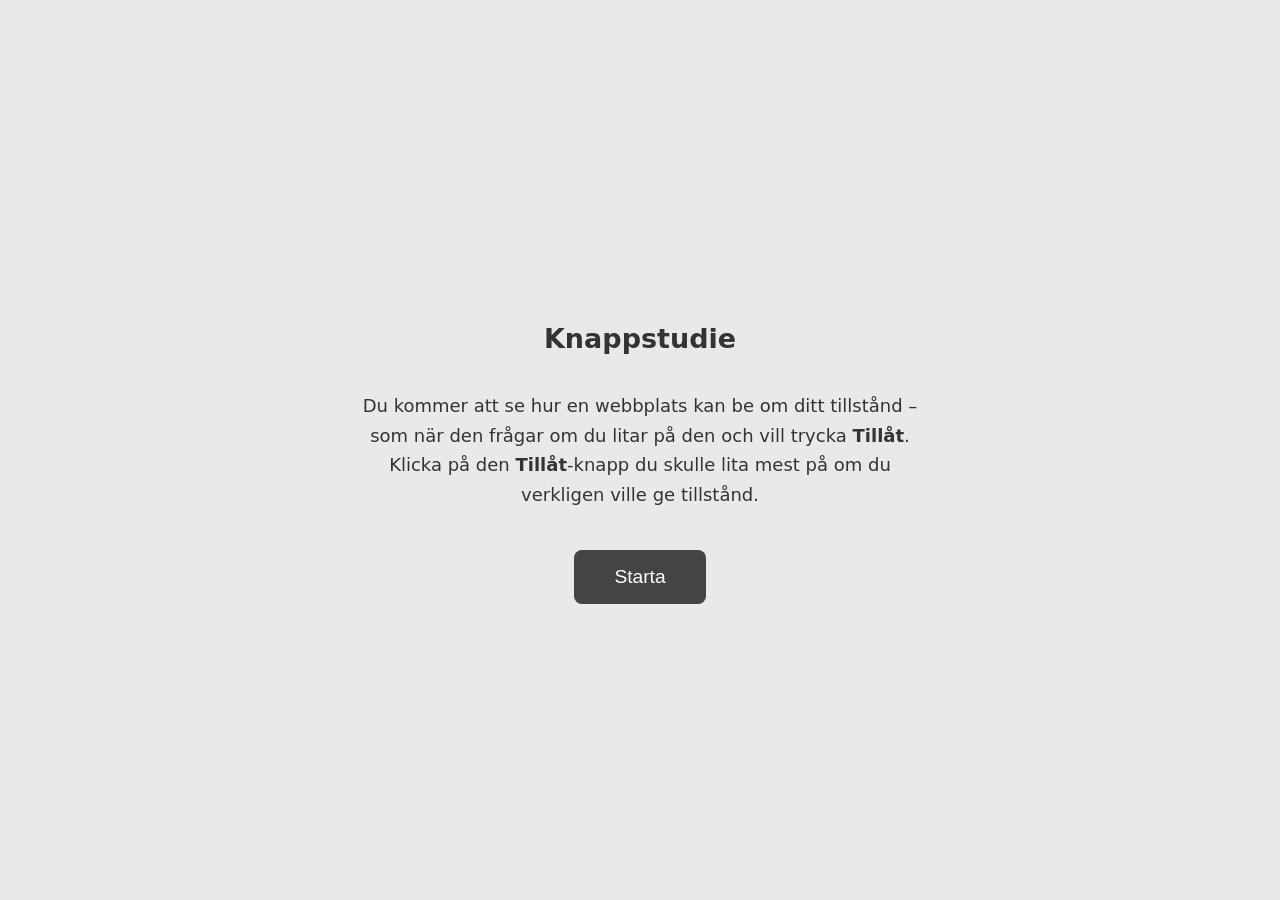
<file: index.html>
<!DOCTYPE html>
<html lang="sv">
<head>
  <meta charset="UTF-8">
  <meta name="viewport" content="width=device-width, initial-scale=1.0">
  <title>Knappstudie – tillförlitlighet</title>
  <link rel="stylesheet" href="style.css">
</head>
<body>
  <main id="app">
    <!-- Intro screen -->
    <section id="intro" class="screen">
      <h1>Knappstudie</h1>
      <p class="instruction">
        Du kommer att se hur en webbplats kan be om ditt tillstånd – som när den frågar om du litar på den och vill trycka <strong>Tillåt</strong>. 
        Klicka på den <strong>Tillåt</strong>-knapp du skulle lita mest på om du verkligen ville ge tillstånd.
      </p>
      <button type="button" id="btn-start" class="btn-start">Starta</button>
    </section>

    <!-- Trial screen: webpage + cookie popup -->
    <section id="trial" class="screen hidden" hidden>
      <div class="page-frame">
        <header class="page-header">
          <span class="page-logo">Sidan.se</span>
          <nav class="page-nav">
            <span>Start</span>
            <span>Tjänster</span>
            <span>Kontakt</span>
          </nav>
        </header>
        <main class="page-site">
          <h2 class="page-heading">Välkommen</h2>
          <p class="page-fake-text">Välkommen till vår webbplats. Här hittar du information om våra tjänster och hur du kan komma i kontakt med oss.</p>
          <p class="page-fake-text page-fake-text--muted">Vi arbetar för att ge dig en trygg och tydlig upplevelse när du besöker oss online.</p>
        </main>
      </div>
      <div class="cookie-backdrop" aria-hidden="true"></div>
      <div class="cookie-popup" role="dialog" aria-modal="true" aria-labelledby="cookie-popup-title">
        <div class="cookie-popup-inner">
          <div class="cookie-popup-header">
            <h2 id="cookie-popup-title" class="cookie-popup-title">Cookie-inställningar</h2>
            <span class="cookie-popup-close" aria-hidden="true">×</span>
          </div>
          <p class="cookie-popup-text">
            Vi använder cookies och liknande tekniker för att anpassa innehåll, skräddarsy annonser och ge dig en bättre upplevelse. 
            Genom att klicka Tillåt godkänner du detta, enligt vår cookiepolicy. 
            <strong>Vill du lita på webbplatsen och tillåta detta?</strong>
          </p>
          <div id="buttons-container" class="buttons-container cookie-buttons">
            <button type="button" id="btn-left" class="stimulus-btn"></button>
            <button type="button" id="btn-right" class="stimulus-btn"></button>
          </div>
        </div>
      </div>
    </section>

    <!-- Thank-you screen -->
    <section id="thankyou" class="screen hidden" hidden>
      <h1>Tack!</h1>
      <p>Tack för att du deltog i studien.</p>
      <button type="button" id="btn-show-results" class="btn-secondary">Visa mina resultat</button>
      <div id="result-summary" class="result-summary hidden" aria-live="polite"></div>
      <button type="button" id="btn-download" class="btn-download">Ladda ner resultat som CSV</button>
      <div class="thankyou-storage">
        <p class="storage-info">Resultat från detta test sparas inte automatiskt – ladda ner CSV om du vill spara dem. På sidan <a href="resultat.html">Samla alla resultat</a> sparas inlästa CSV-filer i webbläsaren (localStorage) på den dator du använder.</p>
      </div>
      <button type="button" id="btn-new-test" class="btn-new-test">Starta nytt test</button>
      <p class="researcher-link"><a href="resultat.html">För forskare: Samla alla resultat</a></p>
    </section>
  </main>
  <script src="script.js"></script>
</body>
</html>
</file>
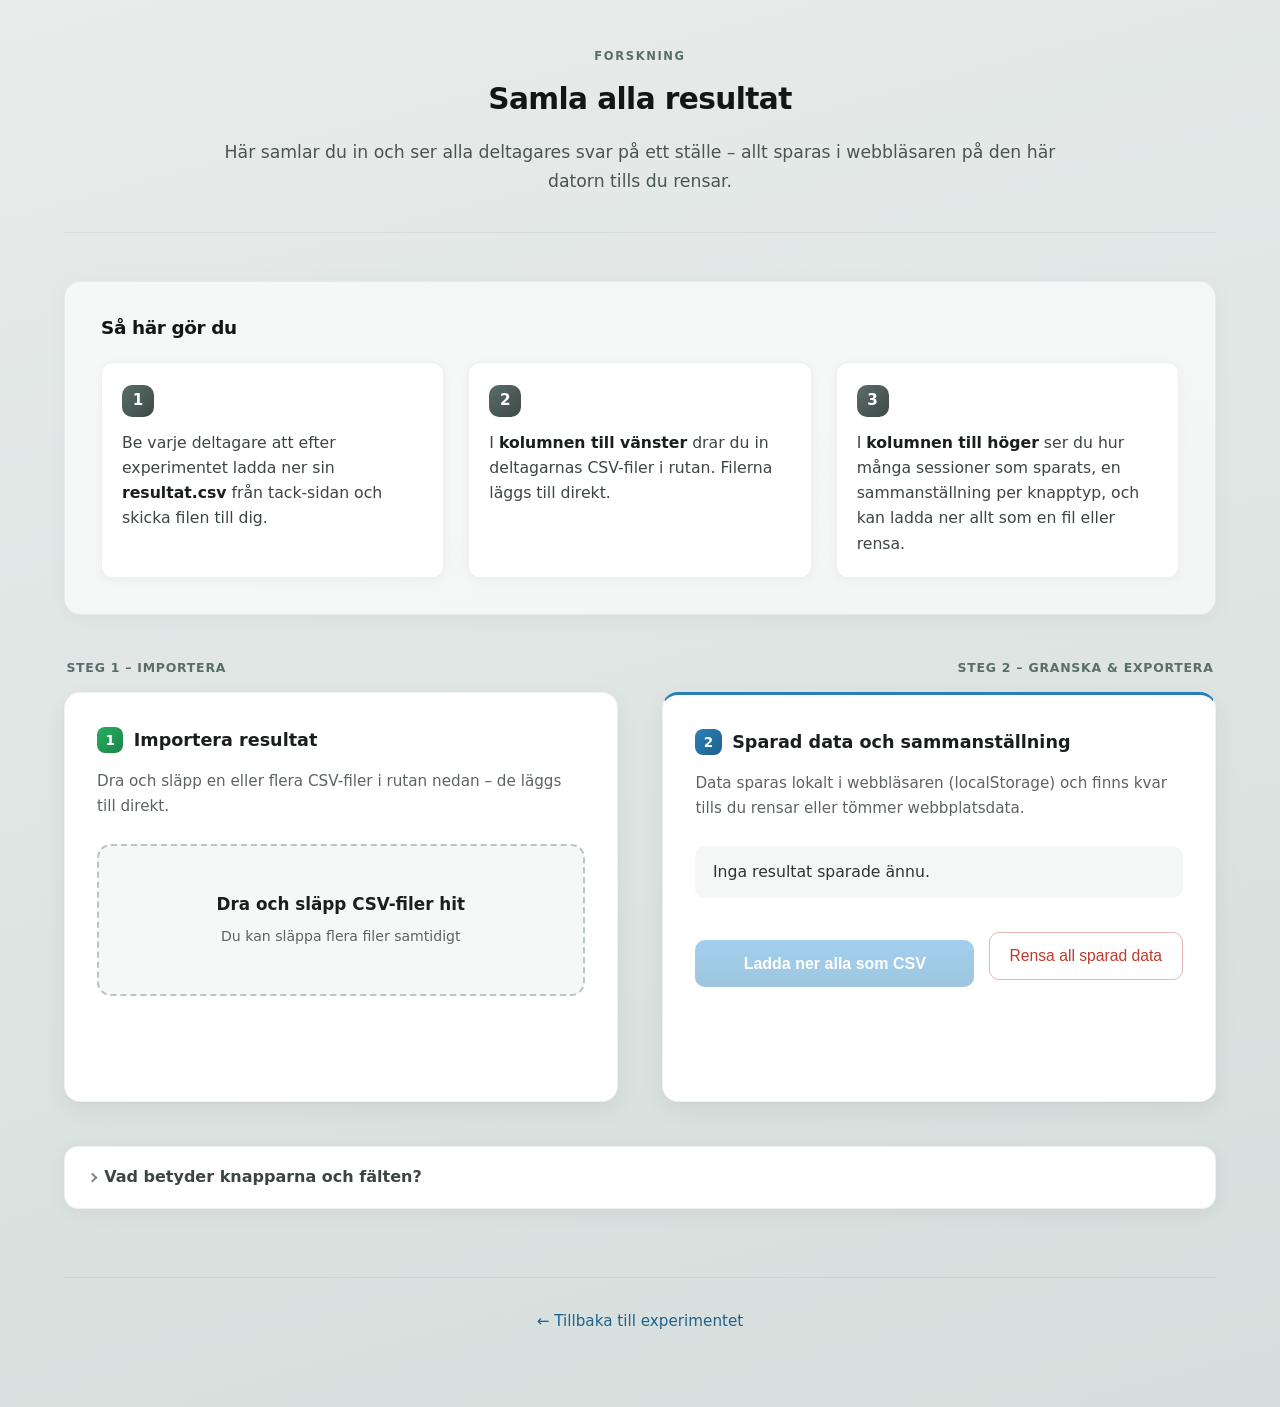
<file: resultat.html>
<!DOCTYPE html>
<html lang="sv">
<head>
  <meta charset="UTF-8">
  <meta name="viewport" content="width=device-width, initial-scale=1.0">
  <title>Samla alla resultat – Knappstudie</title>
  <link rel="stylesheet" href="style.css">
  <link rel="stylesheet" href="resultat.css">
</head>
<body class="body-resultat">
  <main id="app" class="resultat-page">
    <header class="resultat-header">
      <p class="resultat-kicker">Forskning</p>
      <h1>Samla alla resultat</h1>
      <p class="tagline">Här samlar du in och ser alla deltagares svar på ett ställe – allt sparas i webbläsaren på den här datorn tills du rensar.</p>
    </header>

    <section class="instructions-panel" aria-labelledby="instr-title">
      <h2 id="instr-title" class="instructions-title">Så här gör du</h2>
      <ol class="instructions-steps">
        <li>
          <span class="step-num">1</span>
          <span class="step-text">Be varje deltagare att efter experimentet ladda ner sin <strong class="nowrap">resultat.csv</strong> från tack-sidan och skicka filen till dig.</span>
        </li>
        <li>
          <span class="step-num">2</span>
          <span class="step-text">I <strong>kolumnen till vänster</strong> drar du in deltagarnas CSV-filer i rutan. Filerna läggs till direkt.</span>
        </li>
        <li>
          <span class="step-num">3</span>
          <span class="step-text">I <strong>kolumnen till höger</strong> ser du hur många sessioner som sparats, en sammanställning per knapptyp, och kan ladda ner allt som en fil eller rensa.</span>
        </li>
      </ol>
    </section>

    <div class="cards-grid-wrapper">
      <div class="columns-labels" aria-hidden="true">
        <span class="column-label column-label--left">Steg 1 – Importera</span>
        <span class="column-label column-label--right">Steg 2 – Granska &amp; exportera</span>
      </div>
      <div class="cards-grid">
        <section class="card import-section">
          <h2>Importera resultat</h2>
          <p class="card-desc">Dra och släpp en eller flera CSV-filer i rutan nedan – de läggs till direkt.</p>
          <div class="import-options">
            <div id="drop-zone" class="drop-zone" role="region" aria-label="Släpp CSV-filer här" aria-describedby="import-message">
              <span class="drop-zone__title">Dra och släpp CSV-filer hit</span>
              <span class="drop-zone__sub">Du kan släppa flera filer samtidigt</span>
            </div>
            <p id="import-message" class="message" aria-live="polite"></p>
          </div>
        </section>

        <section class="card stored-section card--accent">
          <h2>Sparad data och sammanställning</h2>
          <p class="card-desc">Data sparas lokalt i webbläsaren (localStorage) och finns kvar tills du rensar eller tömmer webbplatsdata.</p>
          <div id="stored-stats" class="stored-stats">Inga resultat sparade ännu.</div>
          <div id="aggregate-summary" class="aggregate-summary hidden"></div>
          <div class="stored-actions">
            <button type="button" id="btn-download-all" class="btn-download" disabled>Ladda ner alla som CSV</button>
            <button type="button" id="btn-clear" class="btn-clear">Rensa all sparad data</button>
          </div>
        </section>
      </div>
    </div>

    <details class="help-box">
      <summary>Vad betyder knapparna och fälten?</summary>
      <ul>
        <li><strong>Importera:</strong> Dra in CSV-filer i rutan. Data läggs till direkt.</li>
        <li><strong>Sparad data:</strong> Visar antal sessioner (deltagare). Tabellen visar hur många gånger varje knapptyp valts totalt.</li>
        <li><strong>Ladda ner alla som CSV:</strong> Exporterar all samlad data till en fil (t.ex. för Excel eller R).</li>
        <li><strong>Rensa:</strong> Tar bort all sparad data i den här webbläsaren.</li>
        <li><strong>Analys (CSV):</strong> Varje rad är ett beslut mellan två knappar. <code>pair_sv</code> = båda alternativen. <code>chosen_sv</code> = den du klickade på, <code>against_sv</code> = den andra i paret. <code>rt_s</code> = tid för själva valet mellan de två (sekunder med två decimaler, punkt som decimaltecken).</li>
      </ul>
    </details>

    <p class="back-link"><a href="index.html">← Tillbaka till experimentet</a></p>
  </main>
  <script src="resultat.js"></script>
</body>
</html>
</file>
<file: style.css>
/* Neutral, simple layout */
*,
*::before,
*::after {
  box-sizing: border-box;
}

body {
  margin: 0;
  min-height: 100vh;
  font-family: system-ui, -apple-system, Segoe UI, sans-serif;
  font-size: 18px;
  line-height: 1.5;
  color: #333;
  background: #e8eae9;
}

#app {
  min-height: 100vh;
  display: flex;
  flex-direction: column;
  align-items: center;
  justify-content: center;
  padding: clamp(1.25rem, 4vw, 2.5rem);
}

.screen {
  width: 100%;
  max-width: 640px;
  text-align: center;
}

/* Dölj skärmar – !important så inget #id { display:flex } kan ta över */
.screen.hidden,
.screen[hidden] {
  display: none !important;
}

/* Intro */
#intro .instruction {
  margin: 2rem 0 2.5rem;
  max-width: 32em;
  margin-left: auto;
  margin-right: auto;
  line-height: 1.65;
}

#intro h1 {
  margin-bottom: 0.5rem;
}

.btn-start {
  padding: 1rem 2.5rem;
  font-size: 1.2rem;
  background: #444;
  color: #fff;
  border: none;
  border-radius: 8px;
  cursor: pointer;
}

.btn-start:hover {
  background: #333;
}

/* När försöket körs: hela viewporten = fejkad webbplats i bakgrunden */
#app:has(#trial:not(.hidden)) {
  padding: 0;
  display: block;
  min-height: 100vh;
  min-height: 100dvh;
}

/* Trial: helskärms "sida" under overlay */
#trial {
  position: relative;
  width: 100%;
  max-width: none;
  min-height: 100vh;
  min-height: 100dvh;
  text-align: left;
}

.page-frame {
  position: relative;
  z-index: 1;
  width: 100%;
  min-height: 100vh;
  min-height: 100dvh;
  margin: 0;
  background: #fff;
  border-radius: 0;
  box-shadow: none;
  overflow: hidden;
  display: flex;
  flex-direction: column;
}

.page-header {
  display: flex;
  align-items: center;
  justify-content: space-between;
  padding: 1rem clamp(1rem, 4vw, 2.5rem);
  background: #fafafa;
  border-bottom: 1px solid #eee;
  flex-shrink: 0;
}

.page-logo {
  font-size: 1.25rem;
  font-weight: 600;
  color: #333;
}

.page-nav {
  display: flex;
  gap: 1.5rem;
  font-size: 0.9rem;
  color: #555;
}

.page-nav span {
  cursor: default;
}

.page-site {
  flex: 1;
  padding: 2.5rem clamp(1rem, 4vw, 2.5rem) 4rem;
  width: 100%;
  max-width: 52rem;
  margin: 0 auto;
}

.page-heading {
  margin: 0 0 1rem;
  font-size: 1.75rem;
  font-weight: 600;
  color: #222;
}

.page-fake-text {
  margin: 0 0 1rem;
  font-size: 1.05rem;
  color: #444;
  line-height: 1.6;
  max-width: 40em;
}

.page-fake-text--muted {
  font-size: 0.98rem;
  color: #666;
}

/* Mörk overlay över hela webbläsarfönstret */
.cookie-backdrop {
  position: fixed;
  inset: 0;
  width: 100vw;
  min-height: 100vh;
  min-height: 100dvh;
  z-index: 1000;
  background: rgba(0, 0, 0, 0.5);
  backdrop-filter: blur(2px);
}

/* Cookie-popup centrerad över hela skärmen */
.cookie-popup {
  position: fixed;
  inset: 0;
  z-index: 1001;
  display: flex;
  align-items: center;
  justify-content: center;
  padding: 1.25rem;
  pointer-events: none;
}

.cookie-popup-inner {
  pointer-events: auto;
  width: 100%;
  max-width: 520px;
  background: #ffffff;
  border-radius: 24px;
  box-shadow: 0 24px 64px rgba(0, 0, 0, 0.28), 0 0 0 1px rgba(0, 0, 0, 0.04);
  padding: 1.75rem 1.75rem 1.65rem;
  text-align: left;
}

.cookie-popup-header {
  display: flex;
  justify-content: space-between;
  align-items: flex-start;
  gap: 1rem;
  margin-bottom: 1rem;
}

.cookie-popup-title {
  margin: 0;
  font-size: 1.25rem;
  font-weight: 700;
  color: #1a1a2e;
  letter-spacing: -0.02em;
  line-height: 1.2;
}

.cookie-popup-close {
  flex-shrink: 0;
  font-size: 1.5rem;
  line-height: 1;
  color: #1a1a2e;
  font-weight: 300;
  user-select: none;
  margin-top: -0.15rem;
}

.cookie-popup-text {
  margin: 0 0 1.75rem;
  font-size: 0.9375rem;
  color: #3a3a45;
  line-height: 1.6;
}

.buttons-container {
  display: flex;
  gap: 2.5rem;
  justify-content: center;
  align-items: center;
  flex-wrap: wrap;
}

/*
 * Cookie-popup: måste alltid vara CSS Grid med två kolumner.
 * Annars kan .buttons-container (flex) vinna i vissa lägen → bara en knapp syns eller fel layout.
 */
#buttons-container.cookie-buttons {
  display: grid !important;
  grid-template-columns: minmax(0, 1fr) minmax(0, 1fr);
  gap: 0.75rem;
  width: 100%;
  flex-wrap: nowrap;
  align-items: stretch;
  justify-content: stretch;
  min-width: 0;
  overflow: visible;
}

/* Två knappar i smal popup: global .stimulus-btn har min-width 280px → båda får inte plats → bara en syns */
#buttons-container.cookie-buttons .stimulus-btn {
  min-width: 0 !important;
  max-width: 100%;
  box-sizing: border-box;
}

.cookie-buttons {
  display: grid;
  grid-template-columns: 1fr 1fr;
  gap: 0.75rem;
  width: 100%;
}

.cookie-buttons .stimulus-btn {
  min-width: 0;
  width: 100%;
  padding: 0.95rem 1rem;
  font-size: 1rem;
  font-weight: 700;
  border-radius: 12px;
}

.cookie-buttons .stimulus-btn.btn-rounded {
  border-radius: 22px;
}

.cookie-buttons .stimulus-btn.btn-sharp {
  border-radius: 0;
}

.stimulus-btn {
  min-width: 280px;
  padding: 1.75rem 2.5rem;
  font-size: 1.5rem;
  font-family: inherit;
  color: #fff;
  border: none;
  cursor: pointer;
  transition: opacity 0.15s;
}

.stimulus-btn:hover {
  opacity: 0.9;
}

.stimulus-btn:active {
  opacity: 0.85;
}

/* Colors */
.stimulus-btn.btn-red {
  background: #c0392b;
}

.stimulus-btn.btn-green {
  background: #27ae60;
}

.stimulus-btn.btn-blue {
  background: #2980b9;
}

/* Shapes */
.stimulus-btn.btn-rounded {
  border-radius: 24px;
}

.stimulus-btn.btn-sharp {
  border-radius: 0;
}

/* Thank-you – flex bara när synlig, annars vinner .screen.hidden */
#thankyou:not(.hidden) {
  display: flex;
  flex-direction: column;
  align-items: center;
  width: 100%;
  text-align: center;
}

#thankyou > p {
  margin: 1rem 0;
  line-height: 1.6;
  text-align: center;
  max-width: 34em;
  margin-left: auto;
  margin-right: auto;
  padding: 0 1rem;
  box-sizing: border-box;
}

#thankyou h1 {
  margin-bottom: 0.75rem;
}

/* Centrerad textblock (undviker att flex-barn ser vänsterjusterade ut) */
#thankyou .thankyou-storage {
  width: 100%;
  max-width: 34em;
  margin: 0 auto;
  padding: 0 1rem;
  box-sizing: border-box;
  text-align: center;
}

#thankyou .thankyou-storage .storage-info {
  margin: 1.5rem 0 0;
  font-size: 0.85rem;
  color: #555;
  line-height: 1.65;
  text-align: center;
}

.result-summary {
  margin: 1.5rem auto;
  text-align: center;
  max-width: min(100%, 36rem);
  width: 100%;
  padding: 0 0.5rem;
  box-sizing: border-box;
}

.result-summary .summary-heading {
  text-align: center;
}

.result-summary .summary-table {
  margin-left: auto;
  margin-right: auto;
  text-align: left;
}

.summary-heading {
  margin: 1.25rem 0 0.65rem;
  font-size: 1rem;
  font-weight: 600;
  color: #333;
}

.summary-heading:first-of-type {
  margin-top: 0;
}

.summary-table--trials {
  font-size: 0.95rem;
}

.summary-table--trials td:last-child {
  font-variant-numeric: tabular-nums;
}

.summary-table {
  width: 100%;
  border-collapse: collapse;
  font-size: 1rem;
}

.summary-table th,
.summary-table td {
  padding: 0.5rem 0.75rem;
  border-bottom: 1px solid #ddd;
}

.summary-table th {
  font-weight: 600;
  color: #444;
}

.summary-table td:last-child {
  text-align: right;
}

.btn-secondary {
  margin: 0 0.5rem 0.5rem 0;
  padding: 0.8rem 1.5rem;
  font-size: 1.1rem;
  background: #666;
  color: #fff;
  border: none;
  border-radius: 8px;
  cursor: pointer;
}

.btn-secondary:hover {
  background: #555;
}

.result-summary.hidden {
  display: none;
}

/* .storage-info utanför .thankyou-storage (t.ex. om klass återanvänds) */
.storage-info {
  text-align: center;
}

.storage-info a {
  color: #2980b9;
}

.btn-new-test {
  margin-top: 1rem;
  padding: 0.85rem 1.6rem;
  font-size: 1.1rem;
  background: #444;
  color: #fff;
  border: none;
  border-radius: 8px;
  cursor: pointer;
}

.btn-new-test:hover {
  background: #333;
}

.researcher-link {
  margin-top: 1.5rem;
  font-size: 0.9rem;
  text-align: center;
  width: 100%;
  max-width: 36em;
  padding: 0 1rem;
  box-sizing: border-box;
}

.researcher-link a {
  color: #2980b9;
}

.btn-download {
  margin-top: 1rem;
  padding: 0.9rem 1.75rem;
  font-size: 1.1rem;
  background: #2980b9;
  color: #fff;
  border: none;
  border-radius: 8px;
  cursor: pointer;
}

.btn-download:hover {
  background: #2471a3;
}

/* Responsive: stack buttons on narrow screens */
@media (max-width: 640px) {
  .page-header {
    padding: 0.75rem 1rem;
  }

  .page-nav {
    gap: 1rem;
    font-size: 0.85rem;
  }

  .page-site {
    padding: 1.25rem 1rem 2.5rem;
  }

  .cookie-popup-inner {
    padding: 1.25rem 1.35rem 1.5rem;
  }

  .cookie-popup-title {
    font-size: 1.05rem;
  }

  .cookie-popup-text {
    font-size: 0.9rem;
    margin-bottom: 1.25rem;
  }

  #buttons-container.cookie-buttons {
    display: grid !important;
    grid-template-columns: minmax(0, 1fr) minmax(0, 1fr);
    gap: 0.5rem;
  }

  #buttons-container.cookie-buttons .stimulus-btn {
    min-width: 0 !important;
    padding: 0.85rem 0.4rem;
    font-size: 0.85rem;
  }
}

/* resultat.html – global #app (flex-rad) får inte gälla här */
body.body-resultat {
  width: 100%;
  overflow-x: hidden;
}

body.body-resultat #app.resultat-page {
  display: flex;
  flex-direction: column;
  align-items: stretch;
  justify-content: flex-start;
  width: 100%;
  max-width: min(1560px, 100%);
  margin-left: auto;
  margin-right: auto;
  min-height: 100vh;
  min-height: 100dvh;
  box-sizing: border-box;
  padding: clamp(1.75rem, 4vw, 3rem) clamp(1.5rem, 5vw, 4.5rem);
}
</file>
<file: resultat.css>
/* Samla resultat – ren, modern sida */
/*
 * VIKTIGT: style.css sätter #app till display:flex (rad) vilket lägger alla barn
 * sida-vid-sida och gör sidan ihoptryckt. Här tvingar vi kolumnlayout för resultat.
 */
.body-resultat {
  margin: 0;
  min-height: 100vh;
  min-height: 100dvh;
  font-family: system-ui, -apple-system, "Segoe UI", Roboto, sans-serif;
  background: linear-gradient(165deg, #e8eceb 0%, #dfe6e4 45%, #d5dedc 100%);
  color: #1a1d1c;
}

/* Layout/bredd styrs i style.css (body.body-resultat #app) */

/* Rubrik */
.resultat-header {
  text-align: center;
  margin-bottom: 3rem;
  padding-bottom: 2.25rem;
  border-bottom: 1px solid rgba(0, 0, 0, 0.06);
}

.resultat-kicker {
  margin: 0 0 0.75rem;
  font-size: 0.72rem;
  font-weight: 600;
  letter-spacing: 0.14em;
  text-transform: uppercase;
  color: #5a6d68;
}

.resultat-header h1 {
  font-size: clamp(1.5rem, 3vw, 1.85rem);
  font-weight: 700;
  margin: 0 0 1rem;
  color: #121615;
  letter-spacing: -0.02em;
}

.tagline {
  margin: 0 auto;
  max-width: 52rem;
  font-size: 1.08rem;
  line-height: 1.7;
  color: #4a5552;
}

/* Tydliga instruktioner överst */
.instructions-panel {
  margin-bottom: 2.75rem;
  padding: 2rem 2.25rem 2.25rem;
  background: rgba(255, 255, 255, 0.65);
  border-radius: 16px;
  border: 1px solid rgba(0, 0, 0, 0.06);
  box-shadow: 0 4px 24px rgba(0, 0, 0, 0.04);
}

.instructions-title {
  margin: 0 0 1.25rem;
  font-size: 1.15rem;
  font-weight: 700;
  color: #121615;
  letter-spacing: -0.02em;
}

.instructions-steps {
  margin: 0;
  padding: 0;
  list-style: none;
  display: flex;
  flex-direction: column;
  gap: 1.25rem;
}

.instructions-steps li {
  display: flex;
  gap: 1rem;
  align-items: flex-start;
  line-height: 1.6;
  font-size: 0.98rem;
  color: #3d4542;
}

.step-num {
  flex-shrink: 0;
  display: inline-flex;
  align-items: center;
  justify-content: center;
  width: 2rem;
  height: 2rem;
  font-size: 0.95rem;
  font-weight: 700;
  color: #fff;
  background: linear-gradient(135deg, #5a6d68, #3d4a47);
  border-radius: 10px;
  margin-top: 0.1rem;
}

.step-text strong {
  color: #1a1f1d;
}

.nowrap {
  white-space: nowrap;
}

@media (min-width: 960px) {
  .instructions-steps {
    flex-direction: row;
    align-items: stretch;
    gap: 1.5rem;
  }

  .instructions-steps li {
    flex: 1;
    flex-direction: column;
    gap: 0.85rem;
    padding: 1.35rem 1.25rem;
    background: #fff;
    border-radius: 12px;
    border: 1px solid rgba(0, 0, 0, 0.06);
    box-shadow: 0 2px 12px rgba(0, 0, 0, 0.04);
  }

  .instructions-steps .step-num {
    margin-top: 0;
  }
}

/* Etiketter ovanför de två kolumnerna */
.cards-grid-wrapper .columns-labels {
  display: grid;
  grid-template-columns: 1fr 1fr;
  gap: clamp(1.25rem, 3vw, 2.5rem);
  margin-bottom: 0.85rem;
  padding: 0 0.15rem;
  width: 100%;
}

.column-label {
  font-size: 0.78rem;
  font-weight: 700;
  letter-spacing: 0.06em;
  text-transform: uppercase;
  color: #5a6d68;
}

.column-label--left {
  text-align: left;
}

.column-label--right {
  text-align: right;
}

/* Två kolumner – full bredd av innehållsytan */
.cards-grid-wrapper {
  width: 100%;
  margin-bottom: 2.75rem;
}

.cards-grid {
  display: grid;
  grid-template-columns: repeat(2, minmax(0, 1fr));
  gap: clamp(1.5rem, 3.5vw, 3rem);
  align-items: stretch;
  width: 100%;
}


/* Kort */
.card {
  min-width: 0;
  background: #fff;
  border-radius: 16px;
  padding: 2.15rem 2rem 2.35rem;
  box-shadow:
    0 1px 2px rgba(0, 0, 0, 0.04),
    0 8px 24px rgba(0, 0, 0, 0.06);
  border: 1px solid rgba(0, 0, 0, 0.05);
  transition: box-shadow 0.2s ease;
}

.card:hover {
  box-shadow:
    0 1px 2px rgba(0, 0, 0, 0.04),
    0 12px 32px rgba(0, 0, 0, 0.08);
}

.card--accent {
  border-top: 3px solid #2980b9;
}

.card h2 {
  display: flex;
  align-items: center;
  gap: 0.65rem;
  font-size: 1.1rem;
  font-weight: 700;
  margin: 0 0 1rem;
  color: #1a1f1d;
}

.import-section h2::before {
  content: "1";
  display: inline-flex;
  align-items: center;
  justify-content: center;
  width: 1.65rem;
  height: 1.65rem;
  font-size: 0.85rem;
  font-weight: 700;
  color: #fff;
  background: linear-gradient(135deg, #27ae60, #1e8449);
  border-radius: 8px;
  flex-shrink: 0;
}

.stored-section h2::before {
  content: "2";
  display: inline-flex;
  align-items: center;
  justify-content: center;
  width: 1.65rem;
  height: 1.65rem;
  font-size: 0.85rem;
  font-weight: 700;
  color: #fff;
  background: linear-gradient(135deg, #2980b9, #1f618d);
  border-radius: 8px;
  flex-shrink: 0;
}

.card-desc {
  margin: 0 0 1.5rem;
  font-size: 0.95rem;
  color: #5c6360;
  line-height: 1.65;
}

.import-section .import-options {
  display: flex;
  flex-direction: column;
  gap: 1rem;
}

.drop-zone {
  position: relative;
  display: flex;
  flex-direction: column;
  align-items: center;
  justify-content: center;
  gap: 0.5rem;
  min-height: 9.5rem;
  padding: 1.75rem 1.5rem;
  text-align: center;
  background: #f6f8f7;
  border-radius: 14px;
  border: 2px dashed #b8c5c0;
  transition: border-color 0.2s, background 0.2s, box-shadow 0.2s;
}

.drop-zone:hover {
  border-color: #7a9e94;
  background: #f0f5f3;
}

.drop-zone--dragover {
  border-color: #27ae60;
  background: #e8f8ef;
  box-shadow: 0 0 0 3px rgba(39, 174, 96, 0.25);
}

.drop-zone__title {
  display: block;
  margin: 0;
  font-size: 1.05rem;
  font-weight: 700;
  color: #1a1f1d;
}

.drop-zone__sub {
  display: block;
  margin: 0;
  font-size: 0.88rem;
  line-height: 1.5;
  color: #5c6360;
  max-width: 22rem;
}

.message {
  margin-top: 1rem;
  font-size: 0.9rem;
  line-height: 1.5;
  min-height: 1.5em;
}

.message.success {
  color: #1e8449;
  font-weight: 500;
}

.message.error {
  color: #c0392b;
  font-weight: 500;
}

/* Sparad data */
.stored-stats {
  font-size: 0.98rem;
  padding: 0.9rem 1.1rem;
  background: #f4f7f6;
  border-radius: 10px;
  color: #2c3330;
  font-weight: 500;
  line-height: 1.5;
}

.aggregate-summary {
  margin: 1.35rem 0 0;
}

.aggregate-summary.hidden {
  display: none;
}

.aggregate-summary .summary-title {
  font-weight: 600;
  font-size: 0.95rem;
  margin-bottom: 0.85rem;
  color: #1a1f1d;
}

.aggregate-summary .summary-hint {
  margin: -0.25rem 0 0.85rem;
  font-size: 0.8rem;
  line-height: 1.5;
  color: #5c6360;
}

.aggregate-summary .summary-hint code {
  font-size: 0.85em;
  background: #eef2f0;
  padding: 0.1rem 0.35rem;
  border-radius: 4px;
}

.aggregate-summary .summary-table td:last-child {
  text-align: right;
  font-variant-numeric: tabular-nums;
}

.aggregate-summary .summary-table {
  margin: 0;
  width: 100%;
  border-collapse: collapse;
  font-size: 0.9rem;
  border-radius: 8px;
  overflow: hidden;
  border: 1px solid #e5ebe8;
}

.aggregate-summary .summary-table th,
.aggregate-summary .summary-table td {
  padding: 0.7rem 0.95rem;
  border-bottom: 1px solid #eef2f0;
}

.aggregate-summary .summary-table {
  background: #fff;
}

.aggregate-summary .summary-table th {
  background: #f6f8f7;
  font-weight: 600;
  color: #3d4542;
}

.stored-actions {
  display: flex;
  flex-direction: column;
  gap: 0.9rem;
  margin-top: 1.65rem;
}

@media (min-width: 480px) {
  .stored-actions {
    flex-direction: row;
    flex-wrap: wrap;
    align-items: center;
  }
}

.btn-download {
  flex: 1;
  min-width: 140px;
  padding: 0.9rem 1.25rem;
  font-size: 1rem;
  font-weight: 600;
  background: linear-gradient(180deg, #3498db 0%, #2980b9 100%);
  color: #fff;
  border: none;
  border-radius: 10px;
  cursor: pointer;
  box-shadow: 0 2px 8px rgba(41, 128, 185, 0.3);
  transition: box-shadow 0.15s;
}

.btn-download:hover:not(:disabled) {
  background: linear-gradient(180deg, #2980b9 0%, #2471a3 100%);
  box-shadow: 0 4px 14px rgba(41, 128, 185, 0.35);
}

.btn-download:disabled {
  opacity: 0.45;
  cursor: not-allowed;
  box-shadow: none;
}

.btn-clear {
  padding: 0.88rem 1.25rem;
  font-size: 0.98rem;
  font-weight: 500;
  background: #fff;
  color: #c0392b;
  border: 1px solid #e8b4b4;
  border-radius: 10px;
  cursor: pointer;
  transition: background 0.15s;
}

.btn-clear:hover {
  background: #fdeaea;
}

/* Hjälp */
.help-box {
  margin: 0 0 2.75rem;
  padding: 0;
  background: #fff;
  border-radius: 14px;
  border: 1px solid rgba(0, 0, 0, 0.06);
  box-shadow: 0 4px 20px rgba(0, 0, 0, 0.05);
  overflow: hidden;
}

.help-box summary {
  padding: 1.15rem 1.5rem;
  font-size: 1rem;
  font-weight: 600;
  color: #3d4542;
  cursor: pointer;
  list-style: none;
  display: flex;
  align-items: center;
  gap: 0.5rem;
  transition: background 0.15s;
}

.help-box summary:hover {
  background: #f8faf9;
}

.help-box summary::-webkit-details-marker {
  display: none;
}

.help-box summary::before {
  content: "";
  width: 0.45rem;
  height: 0.45rem;
  border-right: 2px solid #7a8580;
  border-bottom: 2px solid #7a8580;
  transform: rotate(-45deg);
  transition: transform 0.2s;
  flex-shrink: 0;
}

.help-box[open] summary::before {
  transform: rotate(45deg);
  margin-top: 0.15rem;
}

.help-box ul {
  margin: 0;
  padding: 0 1.5rem 1.5rem 2.75rem;
  font-size: 0.92rem;
  color: #4a5552;
  line-height: 1.7;
}

.help-box li {
  margin-bottom: 0.85rem;
}

.help-box li:last-child {
  margin-bottom: 0;
}

/* Tillbaka */
.back-link {
  text-align: center;
  margin-top: 1.5rem;
  padding-top: 1.5rem;
  border-top: 1px solid rgba(0, 0, 0, 0.06);
}

.back-link a {
  display: inline-flex;
  align-items: center;
  gap: 0.35rem;
  font-size: 0.95rem;
  font-weight: 500;
  color: #1f618d;
  text-decoration: none;
  padding: 0.5rem 1rem;
  border-radius: 8px;
  transition: background 0.15s, color 0.15s;
}

.back-link a:hover {
  background: rgba(41, 128, 185, 0.1);
  color: #154360;
}
</file>
